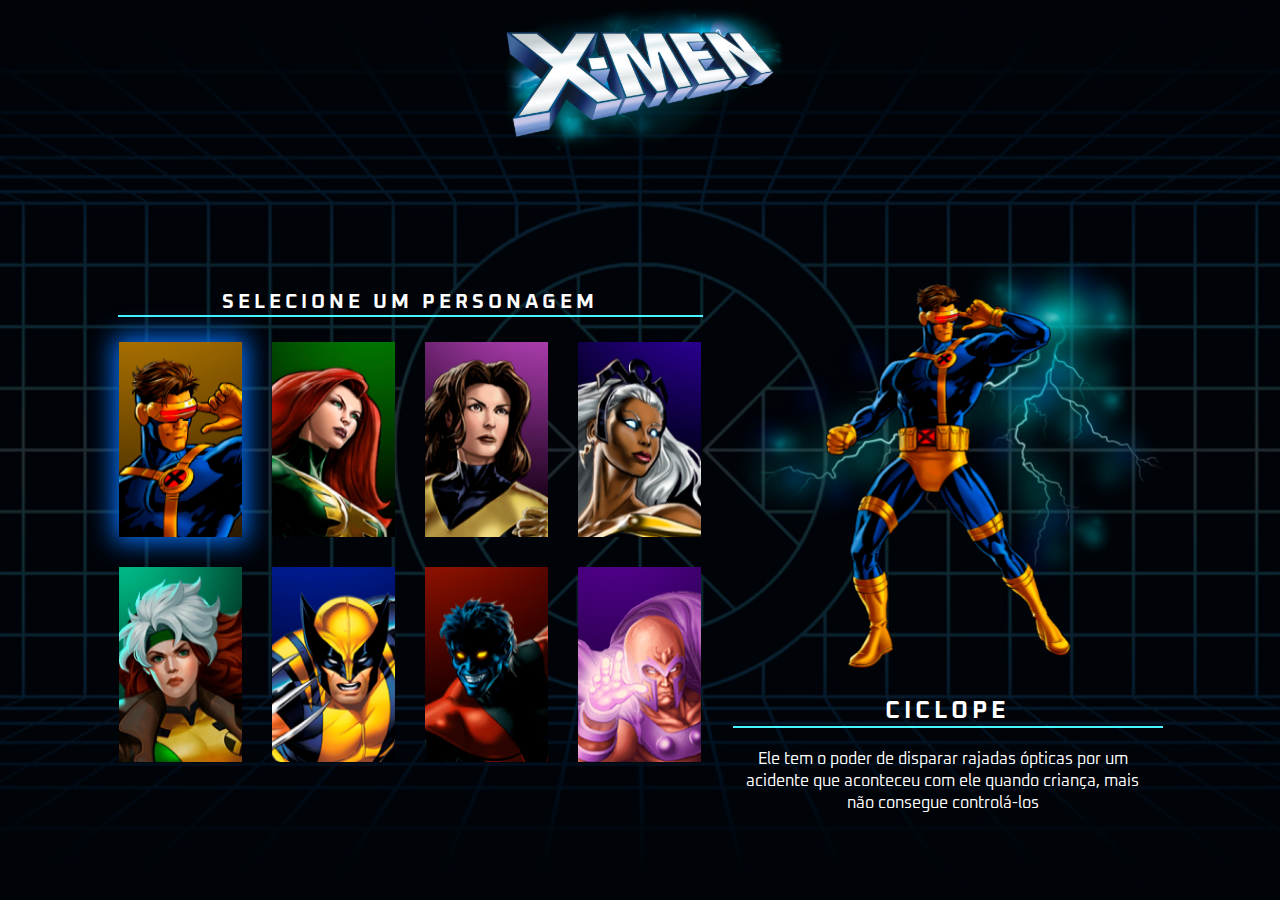
<file: index.html>
<!DOCTYPE html>
<html lang="pt-br">
  <head>
    <meta charset="UTF-8" />
    <meta http-equiv="X-UA-Compatible" content="IE=edge" />
    <meta name="viewport" content="width=device-width, initial-scale=1.0" />
    <title>X-Men</title>
    <link rel="stylesheet" href="./src/css/style.css" />
	<link rel="stylesheet" href="./src/css/reset.css" />
	<link rel="stylesheet" href="./src/css/responsivo.css" />
    <link rel="shortcut icon" href="./src/img/favicon.png" />
	<link rel="preconnect" href="https://fonts.googleapis.com">
	<link rel="preconnect" href="https://fonts.gstatic.com" crossorigin>
	<link href="https://fonts.googleapis.com/css2?family=Oxanium:wght@300;400;700&display=swap" rel="stylesheet">
  </head>
  <body>
    <!-- Header -->
    <header class="cabecalho">
		<img class="logo" src="./src/img/logo.svg" alt="Logo x-men">
	</header>
	<!-- Main -->
	<main class="selecao-de-personagens">
		<!-- Section 1 -->
		<section class="personagens">
			<h1 class="titulo">Selecione um personagem</h1>
			<ul class="lista-de-personagens">
				<li class="personagem selecionado" id="ciclope" data-name="Ciclope" data-description="Ele tem o poder de disparar rajadas ópticas por um acidente que aconteceu com ele quando criança, mais não consegue controlá-los">
					<img src="./src/img/card-ciclope.jpg" alt="Personagem ciclope">
				</li>
				<li class="personagem" id="jean-grey" data-name="Jean Grey" data-description="Jean Grey é uma mutante nível omega e o principal avatar da Força Fênix, no qual manifesta poderes cósmicos. A telepatia e telecinese">
					<img src="./src/img/card-jean-grey.jpg" alt="Personagem jean grey">
				</li>
				<li class="personagem" id="lince-negra" data-name="Lince Negra" data-description="Ela tem o poder de atravessar matéria sólida, campos de energia, rajadas ópticas, continuando intacta, e também tem poder de andar no ar">
					<img src="./src/img/card-lince-negra.jpg" alt="Personagem lince negra">
				</li>
				<li class="personagem" id="tempestade" data-name="Tempestade" data-description="Tem o poder de controlar as forças da natureza, muito poderosa ela pode produzir raios, chuvas, gelos, ventos, neblina, entre outros efeitos">
					<img src="./src/img/card-tempestade.jpg" alt="Personagem tempestade">
				</li>
				<li class="personagem" id="vampira" data-name="Vampira" data-description="Ela tem o poder de absorver a vitalidade e memória das pessoas que tocou ou no caso dos mutantes os poderes e a memória, mas só temporariamente">
					<img src="./src/img/card-vampira.jpg" alt="Personagem vampira">
				</li>
				<li class="personagem" id="wolverine" data-name="Wolverine" data-description="Poderes. Garras metálicas. fator de cura regenerativo, super agilidade">
					<img src="./src/img/card-wolverine.jpg" alt="Personagem wolverine">
				</li>
				<li class="personagem" id="noturno" data-name="Noturno" data-description="Ele é um mutante que nasceu com cauda, orelhas pontudas e com o poder de se teletransportar">
					<img src="./src/img/card-noturno.jpg" alt="Personagem noturno">
				</li>
				<li class="personagem" id="magneto" data-name="Magneto" data-description="Ele tem o poder de magnetocinese, ou seja, controla objetos de metal e cria compos magnéticos">
					<img src="./src/img/card-magneto.jpg" alt="Personagem magneto">
				</li>
			</ul>
		</section>
		<!-- Section 2 -->
		<section class="personagem-selecionado">
			<img class="personagem-grande" src="./src/img/card-ciclope.png" alt="personagem-selecionado">

			<div class="informacoes-personagem">
				<h2 class="nome-personagem" id="nome-personagem">Ciclope</h2>
				<p class="descricao-personagem" id="descricao-personagem">
					Ele tem o poder de disparar rajadas ópticas por um acidente que aconteceu com ele quando criança,
					mais não consegue controlá-los
				</p>
			</div>
		</section>
	</main>
    
    


    <script src="./src/js/script.js"></script>
  </body>
</html>

<!--
    Autor: Daniel Oliveira
    Email: danieloliveira.webmaster@gmail.com
    Manaus/Amazonas/Brasil
    29/07/2023
-->
</file>
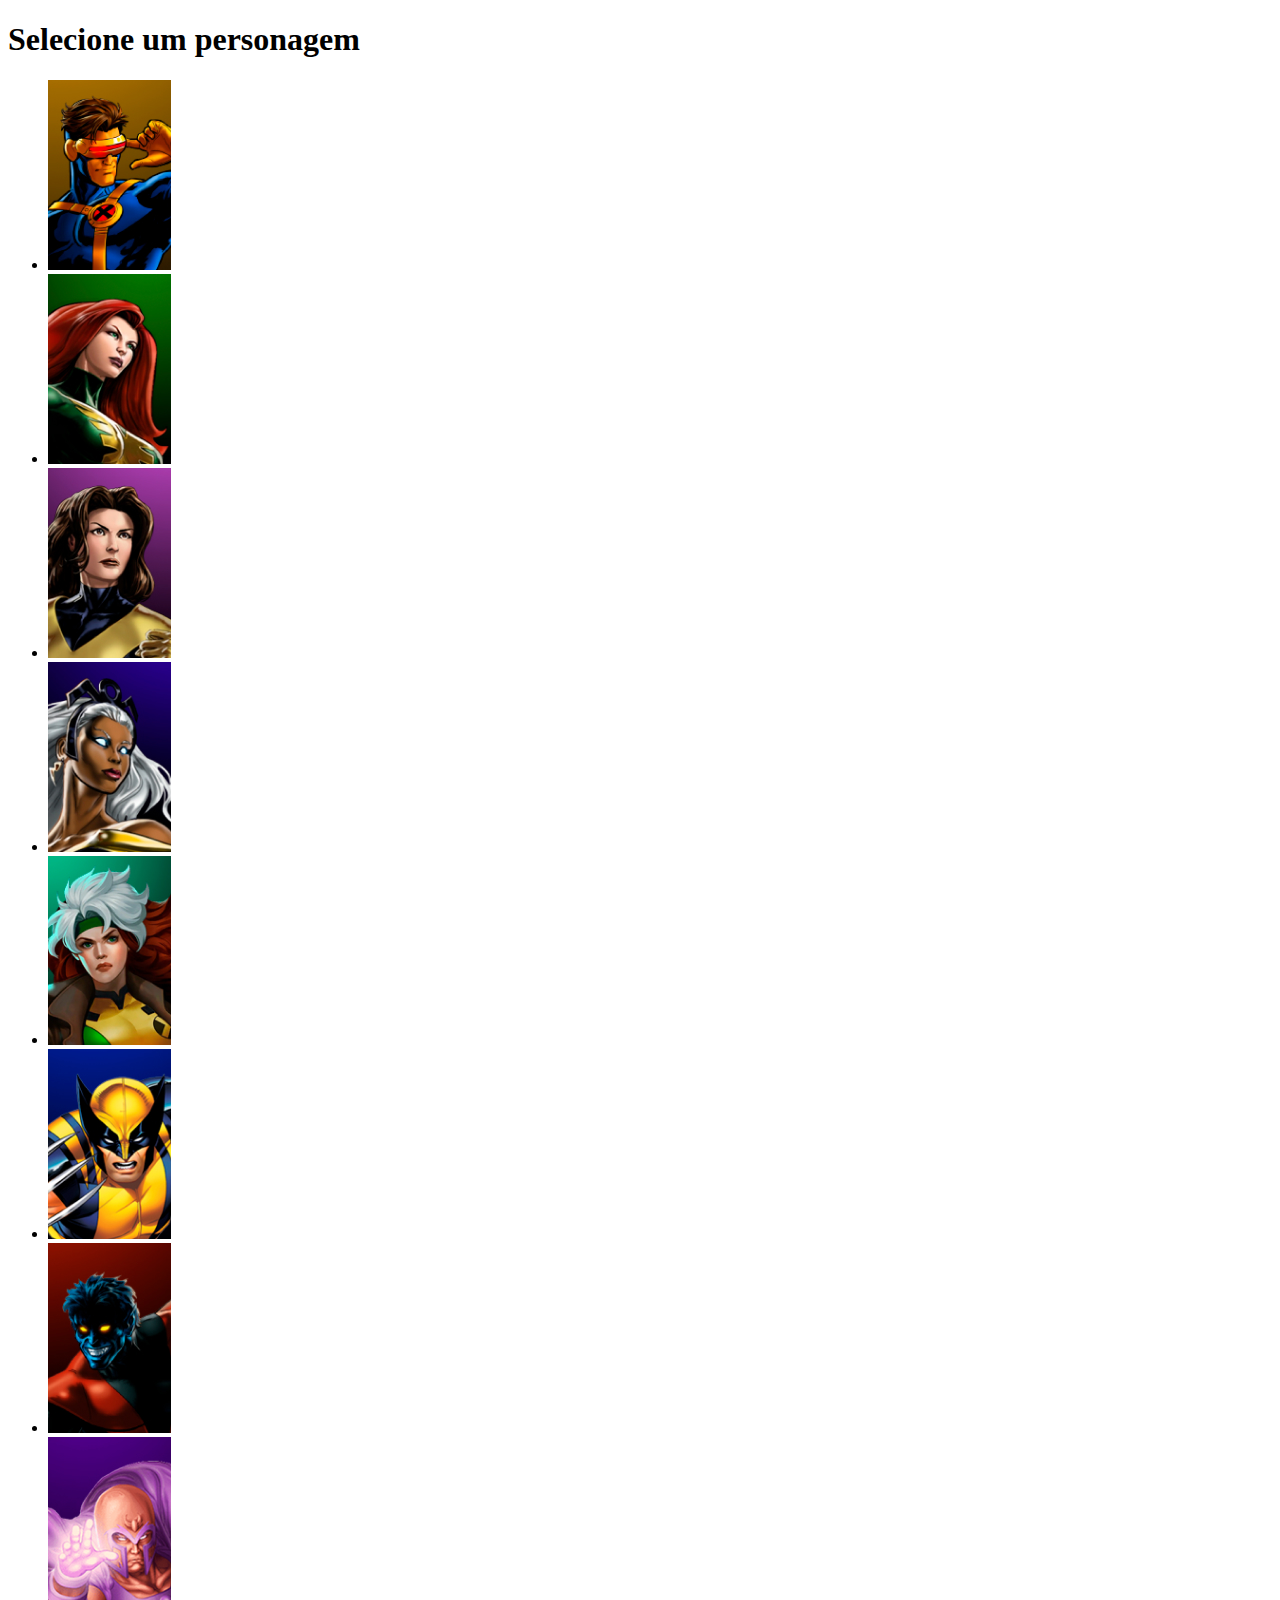
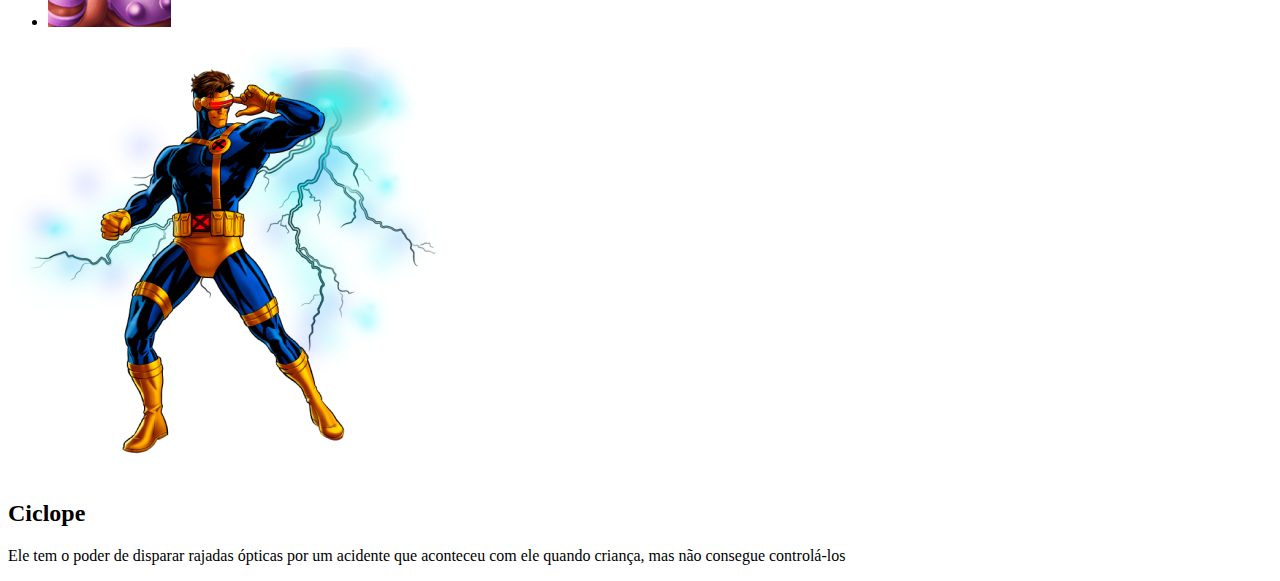
<file: assets/img/x-men/index.html>
<!DOCTYPE html>
<html lang="pt-BR">
  <head>
    <meta charset="UTF-8" />
    <meta name="viewport" content="width=device-width, initial-scale=1.0" />
    <title>Projeto X-Men - Semana do Zero Ao Programador Contratado</title>

    <link rel="preconnect" href="https://fonts.googleapis.com" />
    <link rel="preconnect" href="https://fonts.gstatic.com" crossorigin />
    <link
      href="https://fonts.googleapis.com/css2?family=Oxanium:wght@300;400;700&display=swap"
      rel="stylesheet"
    />
  </head>
  <body>
    <header class="cabecalho"></header>

    <main class="selecao-de-personagens">
      <section class="personagens">
        <h1 class="titulo">Selecione um personagem</h1>
        <ul class="lista-de-personagens">
          <li class="personagem" id="ciclope">
            <img
              src="./src/imagens/card-ciclope.jpg"
              alt="Personagem Ciclope"
            />
          </li>
          <li class="personagem" id="jean-grey">
            <img
              src="./src/imagens/card-jean-grey.jpg"
              alt="Personagem Jean Grey"
            />
          </li>

          <li class="personagem" id="lince-negra">
            <img
              src="./src/imagens/card-lince-negra.jpg"
              alt="Personagem Lince Negra"
            />
          </li>

          <li class="personagem" id="tempestade">
            <img
              src="./src/imagens/card-tempestade.jpg"
              alt="Personagem Tempestade"
            />
          </li>

          <li class="personagem" id="vampira">
            <img
              src="./src/imagens/card-vampira.jpg"
              alt="Personagem Vampira"
            />
          </li>

          <li class="personagem" id="Wolverine">
            <img
              src="./src/imagens/card-wolverine.jpg"
              alt="Personagem Wolverine"
            />
          </li>

          <li class="personagem" id="noturno">
            <img
              src="./src/imagens/card-noturno.jpg"
              alt="Personagem Noturno"
            />
          </li>

          <li class="personagem" id="magneto">
            <img
              src="./src/imagens/card-magneto.jpg"
              alt="Personagem Magneto"
            />
          </li>
        </ul>
      </section>
      <section class="personagem-selecionado">
        <img
          class="personagem-grande"
          src="./src/imagens/card-ciclope.png"
          alt="Personagem Selecionado"
        />

        <div class="informacoes-personagem">
          <h2 class="nome-personagem" id="nome-personagem">Ciclope</h2>
          <p class="descricao-personagem" id="descricao-personagem">
            Ele tem o poder de disparar rajadas ópticas por um acidente que
            aconteceu com ele quando criança, mas não consegue controlá-los
          </p>
        </div>
      </section>
    </main>
  </body>
</html>
</file>
<file: src/css/style.css>
body {
    font-family: "Oxanium", cursive;
    background-color: #000000;
    color: #ffffff;
}


body::before {
    content: "";
    background-image: url('../img/bg-desktop.jpg');
    background-repeat: no-repeat;
    background-size: cover;
    background-position: center;
    width: 100%;
    height: 100%;
    position: absolute;
    z-index: -1;
    opacity: 0.2;
}


/* Header */
.cabecalho {
    /* background-color: aqua; */
    display: flex;
    justify-content: center;
}




/* Main */
.selecao-de-personagens {
    /* background-color: blueviolet; */
    display: flex;
    align-items: center;
    gap: 30px;
    min-height: calc(100vh - 152px);
    justify-content: center;
}

.selecao-de-personagens .lista-de-personagens {
    /* background-color: brown; */
    display: flex;
    flex-wrap: wrap;
    gap: 30px;
    justify-content: center;
}


.selecao-de-personagens .personagens {
    /* background-color: darkblue; */
    display: flex;
    flex-direction: column;
    align-items: center;
    max-width: 585px;
    gap: 25px;
}


.selecao-de-personagens .personagens .titulo {
    font-size: 20px;
    letter-spacing: 4px;
    text-transform: uppercase;
    border-bottom: 2px solid #47f4ff;
    width: 100%;
    text-align: center;
}

.lista-de-personagens .personagem img {
    width: 100%;
    height: 100%;
}


.lista-de-personagens .personagem.selecionado {
    box-shadow: 0px 0px 24px 5px #0271f7;
}



.personagem-selecionado {
    /* background-color: green; */
    text-align: center;
    max-height: 530px;
}


.personagem-selecionado .personagem-grande {
    width: 430px;
    height: 430px;
}


.personagem-selecionado .nome-personagem {
    border-bottom: 2px solid #47f4ff;
    letter-spacing: 4px;
    text-transform: uppercase;
}


.personagem-selecionado .descricao-personagem {
    font-size: 16px;
    line-height: 22px;
    text-align: center;
    margin-top: 20px;
    width: 420px;
}
</file>
<file: src/css/responsivo.css>
/* Responsividade */

@media (max-width: 1120px) {
    .cabecalho .logo {
        max-width: 190px;
    }
    
    .selecao-de-personagens {
        flex-direction: column-reverse;
        max-width: 430px;
        margin: 0 auto;
    }

    .selecao-de-personagens .personagens {
        margin-top: 37px;
    }

    .selecao-de-personagens .personagens .titulo {
        font-size: 15px;
    }

    .selecao-de-personagens .lista-de-personagens {
        gap: 9px;
    }

    .selecao-de-personagens .personagem img {
        width: 80px;
    }

    .personagem-selecionado .personagem-grande {
        width: 350px;
        height: 350px;
    }

    .personagem-selecionado .descricao-personagem {
        width: 80%;
        font-size: 16px;
        margin: 20px auto;
    }
}



@media (max-width: 720px) {
    
}



@media (max-width: 480px) {
    
}
</file>
